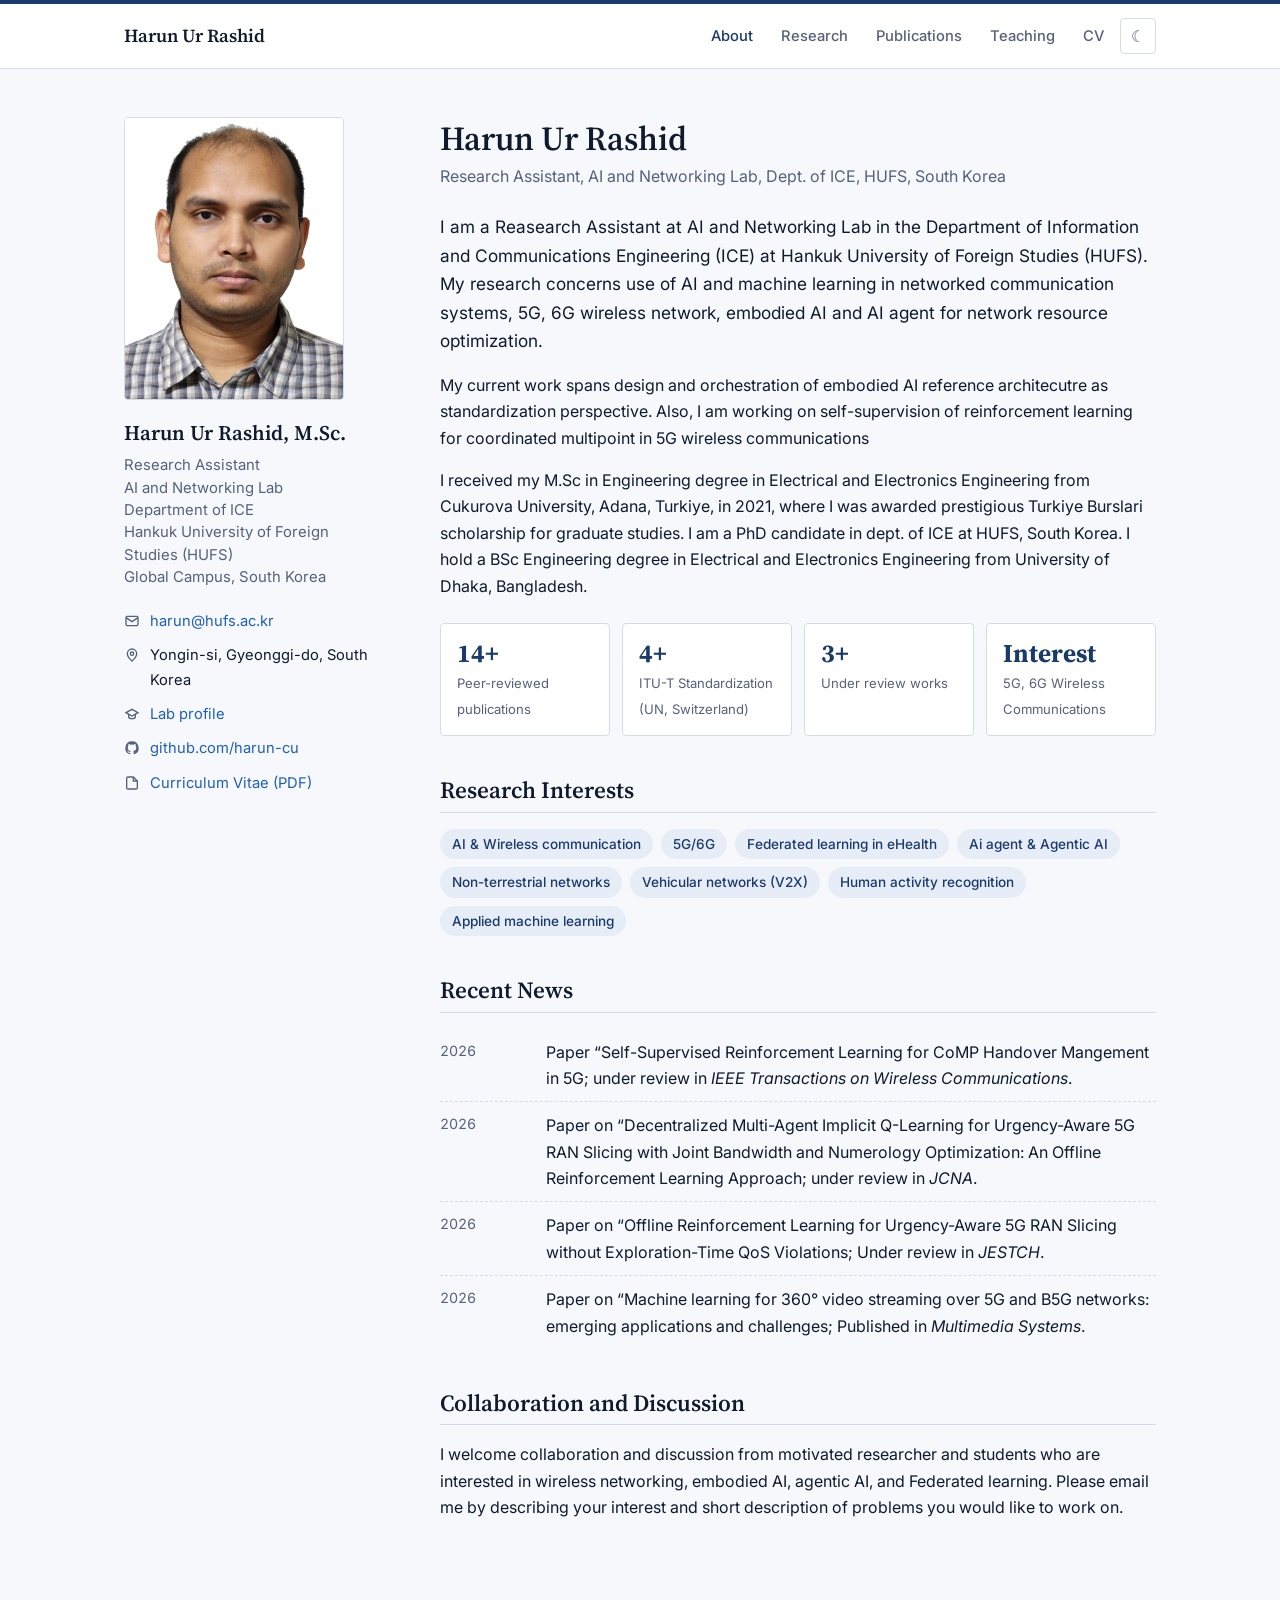
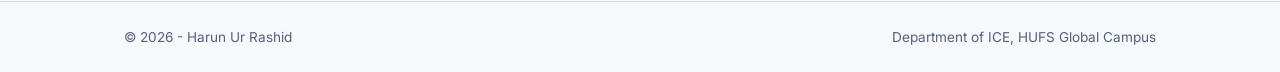
<file: index.html>
<!DOCTYPE html>
<html lang="en">
<head>
  <meta charset="utf-8">
  <meta name="viewport" content="width=device-width, initial-scale=1">
  <title>Harun Ur Rashid</title>
  <meta name="description" content="Harun Ur Rashid, Research Assistant, Information and Communications Engineering at HUFS Global Campus. Research in edge AI, Machine learning in 5G, 6G wireless networks.">
  <meta name="author" content="Harun Ur Rashid">
  <meta property="og:title" content="Harun Ur Rashid">
  <meta property="og:description" content="Harun Ur Rashid, Research Assistant, Information and Communications Engineering at HUFS Global Campus. Research in edge AI, Machine learning in 5G, 6G wireless networks.">
  <meta property="og:type" content="website">
  <meta property="og:image" content="assets/img/profile.jpeg">
  <link rel="icon" href="assets/img/favicon.svg" type="image/svg+xml">
  <link rel="preconnect" href="https://fonts.googleapis.com">
  <link rel="preconnect" href="https://fonts.gstatic.com" crossorigin>
  <link href="https://fonts.googleapis.com/css2?family=Inter:wght@400;500;600&family=Source+Serif+4:wght@400;600&display=swap" rel="stylesheet">
  <link rel="stylesheet" href="assets/css/style.css">
</head>
<body>
  <header class="site-header">
    <div class="container header-inner">
      <a class="brand" href="index.html">Harun Ur Rashid</a>
      <button class="nav-toggle" aria-label="Menu" aria-expanded="false">&#9776;</button>
      <nav class="nav" aria-label="Main">
        <a href="index.html" aria-current="page">About</a>
        <a href="research.html">Research</a>
        <a href="publications.html">Publications</a>
        <a href="teaching.html">Teaching</a>
        <a href="cv.html">CV</a>
        <button class="theme-toggle" aria-label="Toggle dark mode"></button>
      </nav>
    </div>
  </header>
  <main>
    <div class="container">
      <div class="layout">
      <aside class="profile">
        <img src="assets/img/profile.jpeg" alt="Portrait of Harun Ur Rashid" width="220" height="283">
        <div class="name">Harun Ur Rashid, M.Sc.</div>
        <div class="role">Research Assistant<br>AI and Networking Lab<br>Department of ICE<br>Hankuk University of Foreign Studies (HUFS)<br>Global Campus, South Korea</div>
        <ul>
          <li><svg width="16" height="16" viewBox="0 0 24 24" fill="none" stroke="currentColor" stroke-width="2"><rect x="3" y="5" width="18" height="14" rx="2"/><path d="m3 7 9 6 9-6"/></svg><a href="mailto:haurn@hufs.ac.kr">harun@hufs.ac.kr</a></li>
          <li><svg width="16" height="16" viewBox="0 0 24 24" fill="none" stroke="currentColor" stroke-width="2"><path d="M12 21s-7-6.2-7-11a7 7 0 1 1 14 0c0 4.8-7 11-7 11z"/><circle cx="12" cy="10" r="2.5"/></svg><span>Yongin-si, Gyeonggi-do, South Korea</span></li>
          <li><svg width="16" height="16" viewBox="0 0 24 24" fill="none" stroke="currentColor" stroke-width="2"><path d="M3 10 12 5l9 5-9 5-9-5z"/><path d="M7 12v4c0 1.5 2.2 3 5 3s5-1.5 5-3v-4"/></svg><a href="http://icnlab.hufs.ac.kr/people.html" rel="noopener">Lab profile</a></li>
          <li><svg width="16" height="16" viewBox="0 0 24 24" fill="currentColor"><path d="M12 2a10 10 0 0 0-3.16 19.49c.5.09.68-.22.68-.48v-1.7c-2.78.6-3.37-1.34-3.37-1.34-.45-1.16-1.11-1.47-1.11-1.47-.91-.62.07-.61.07-.61 1 .07 1.53 1.03 1.53 1.03.9 1.52 2.34 1.08 2.91.83.09-.65.35-1.09.63-1.34-2.22-.25-4.55-1.11-4.55-4.94 0-1.09.39-1.98 1.03-2.68-.1-.25-.45-1.27.1-2.65 0 0 .84-.27 2.75 1.02a9.56 9.56 0 0 1 5 0c1.91-1.29 2.75-1.02 2.75-1.02.55 1.38.2 2.4.1 2.65.64.7 1.03 1.59 1.03 2.68 0 3.84-2.34 4.69-4.57 4.93.36.31.68.92.68 1.85v2.75c0 .27.18.58.69.48A10 10 0 0 0 12 2z"/></svg><a href="https://github.com/harun-cu" rel="noopener">github.com/harun-cu</a></li>
          <li><svg width="16" height="16" viewBox="0 0 24 24" fill="none" stroke="currentColor" stroke-width="2"><path d="M14 3H6a2 2 0 0 0-2 2v14a2 2 0 0 0 2 2h12a2 2 0 0 0 2-2V9z"/><path d="M14 3v6h6"/></svg><a href="assets/files/Harunur_Rashid_CV.pdf">Curriculum Vitae (PDF)</a></li>
          <!-- Add more profiles by copying a line above, e.g.:
          <li><a href="https://scholar.google.com/citations?user=YOUR_ID">Google Scholar</a></li>
          <li><a href="https://orcid.org/0000-0000-0000-0000">ORCID</a></li>
          <li><a href="https://www.linkedin.com/in/YOUR_ID">LinkedIn</a></li> -->
        </ul>
      </aside>
        <div>
          <h1>Harun Ur Rashid</h1>
          <p class="muted" style="margin-bottom:1.5rem">Research Assistant, AI and Networking Lab, Dept. of ICE, HUFS, South Korea</p>

          <p class="lead">I am a Reasearch Assistant at AI and Networking Lab in the Department of Information and Communications Engineering (ICE) at Hankuk University of Foreign Studies (HUFS). My research concerns use of AI and machine learning in networked communication systems, 5G, 6G wireless network, embodied AI and AI agent for network resource optimization.</p>
          <p>My current work spans design and orchestration of embodied AI reference architecutre as standardization perspective. Also, I am working on self-supervision of reinforcement learning for coordinated multipoint in 5G wireless communications</p>
          <p>I received my M.Sc in Engineering degree in Electrical and Electronics Engineering from Cukurova University, Adana, Turkiye, in 2021, where I was awarded prestigious Turkiye Burslari scholarship for graduate studies. I am a PhD candidate in dept. of ICE at HUFS, South Korea. I hold a BSc Engineering degree in Electrical and Electronics Engineering from University of Dhaka, Bangladesh.</p>

          <div class="stats">
            <div class="stat"><b>14+</b><span>Peer-reviewed publications</span></div>
            <div class="stat"><b>4+</b><span>ITU-T Standardization (UN, Switzerland)</span></div>
            <div class="stat"><b>3+</b><span>Under review works</span></div>
            <div class="stat"><b>Interest</b><span>5G, 6G Wireless Communications</span></div>
          </div>

          <h2>Research Interests</h2>
          <ul class="tags">
            <li>AI &amp; Wireless communication</li>
            <li>5G/6G</li>
            <li>Federated learning in eHealth</li>
            <li>Ai agent &amp; Agentic AI</li>
            <li>Non-terrestrial networks</li>
            <li>Vehicular networks (V2X)</li>
            <li>Human activity recognition</li>
            <li>Applied machine learning</li>
          </ul>

          <h2>Recent News</h2>
          <ul class="news">
            <li><time>2026</time><span>Paper &ldquo;Self-Supervised Reinforcement Learning for CoMP Handover Mangement in 5G; under review in <em>IEEE Transactions on Wireless Communications</em>.</span></li>
            <li><time>2026</time><span>Paper on &ldquo;Decentralized Multi-Agent Implicit Q-Learning for Urgency-Aware 5G RAN Slicing with Joint Bandwidth and Numerology Optimization: An Offline Reinforcement Learning Approach; under review in <em>JCNA</em>.</span></li>
            <li><time>2026</time><span>Paper on &ldquo;Offline Reinforcement Learning for Urgency-Aware 5G RAN Slicing without Exploration-Time QoS Violations; Under review in <em>JESTCH</em>.</span></li>
            <li><time>2026</time><span>Paper on &ldquo;Machine learning for 360° video streaming over 5G and B5G networks: emerging applications and challenges; Published in <em>Multimedia Systems</em>.</span></li>
          </ul>

          <h2>Collaboration and Discussion</h2>
          <p>I welcome collaboration and discussion from motivated researcher and students who are interested in wireless networking, embodied AI, agentic AI, and Federated learning. Please email me by describing your interest and short description of problems you would like to work on.</p>
        </div>
      </div>
    </div>
  </main>
  <footer class="site-footer">
    <div class="container">
      <span>&copy; 2026 - Harun Ur Rashid</span>
      <span>Department of ICE, HUFS Global Campus</span>
    </div>
  </footer>
  <script src="assets/js/main.js"></script>
</body>
</html>
</file>
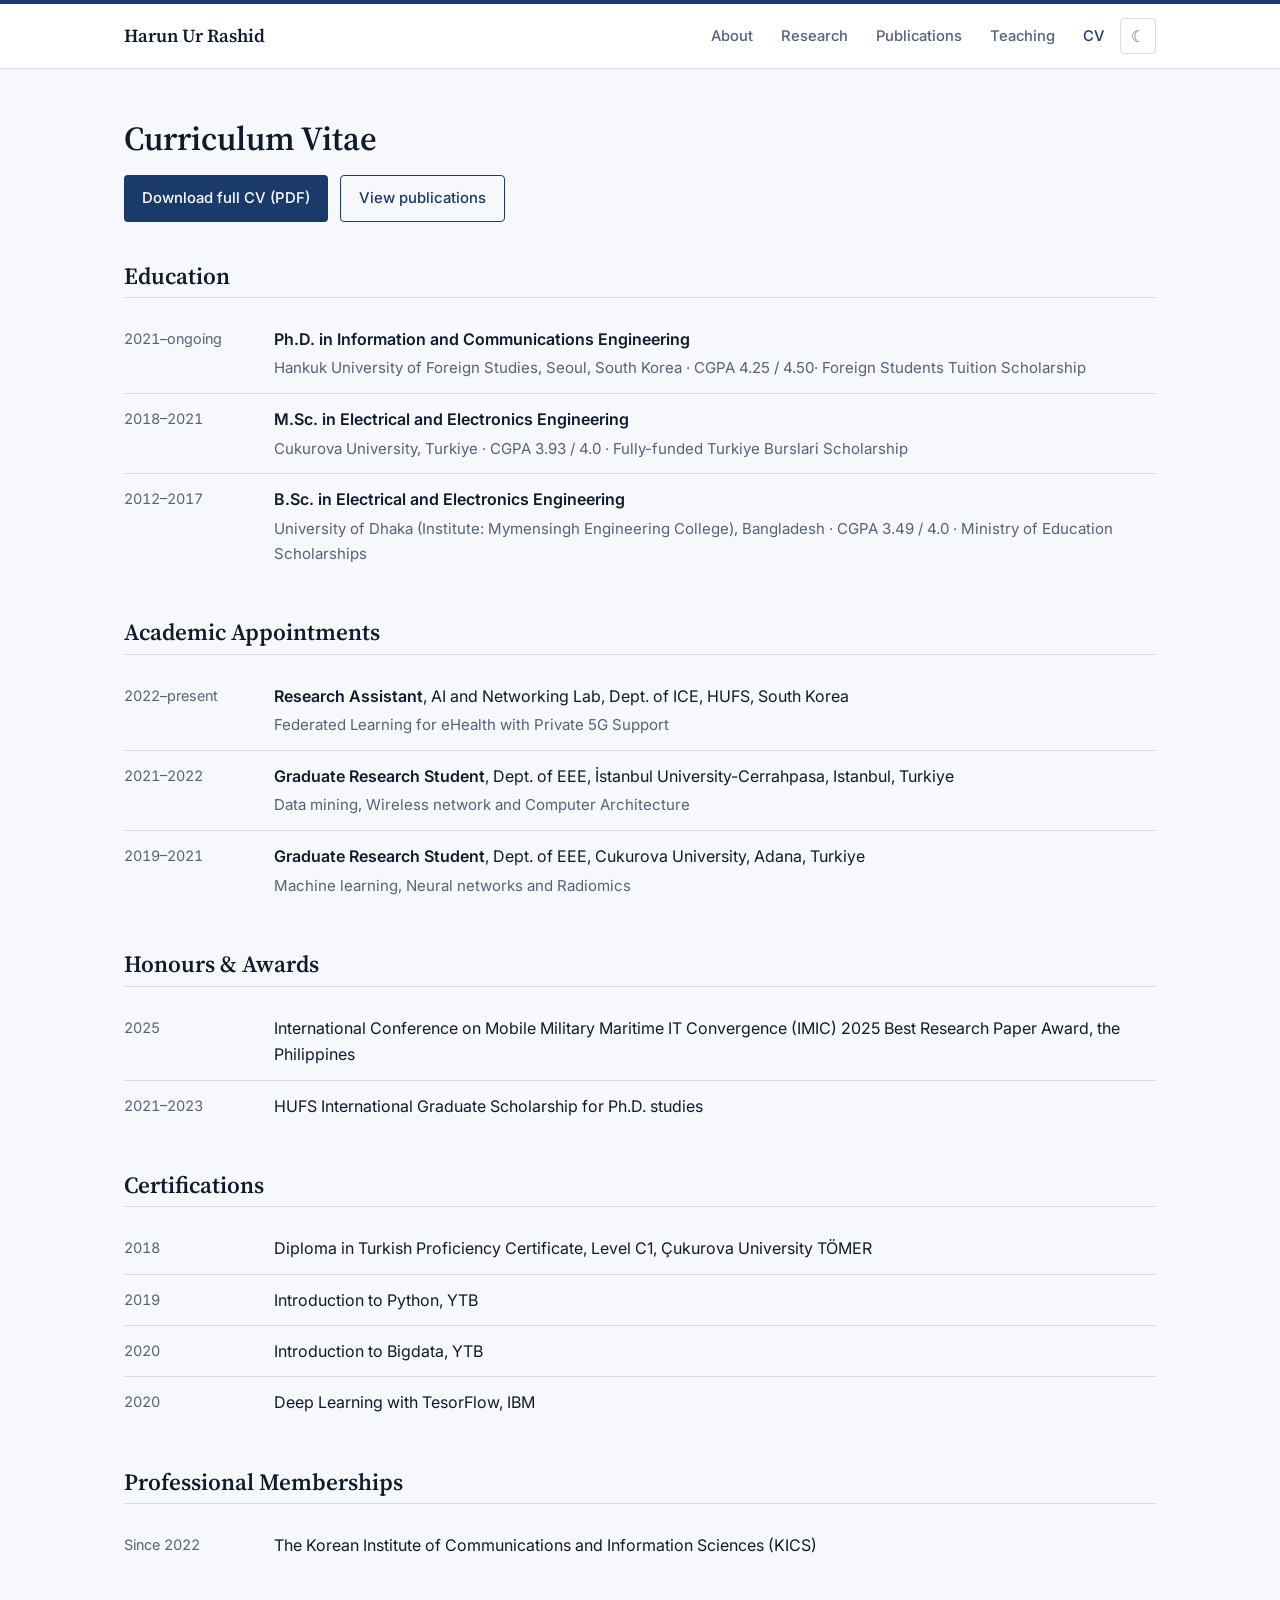
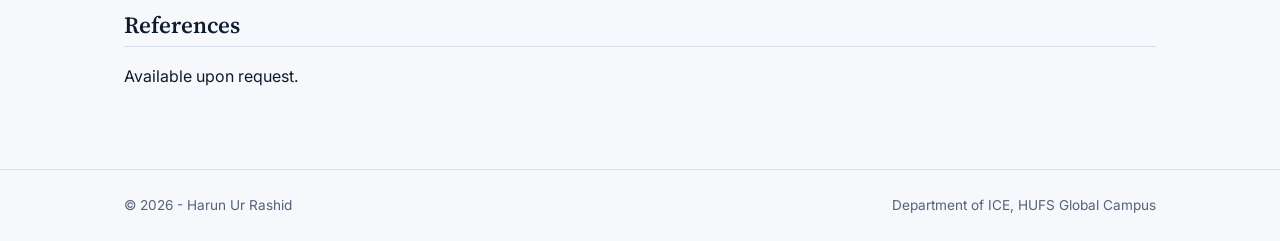
<file: cv.html>
<!DOCTYPE html>
<html lang="en">
<head>
  <meta charset="utf-8">
  <meta name="viewport" content="width=device-width, initial-scale=1">
  <title>CV | Harun Ur Rashid</title>
  <meta name="description" content="Curriculum vitae of Harun Ur Rashid.">
  <meta name="author" content="Harun Ur Rashid">
  <meta property="og:title" content="CV | Harun Ur Rashid">
  <meta property="og:description" content="Curriculum vitae of Harun Ur Rashid.">
  <meta property="og:type" content="website">
  <meta property="og:image" content="assets/img/profile.jpeg">
  <link rel="icon" href="assets/img/favicon.svg" type="image/svg+xml">
  <link rel="preconnect" href="https://fonts.googleapis.com">
  <link rel="preconnect" href="https://fonts.gstatic.com" crossorigin>
  <link href="https://fonts.googleapis.com/css2?family=Inter:wght@400;500;600&family=Source+Serif+4:wght@400;600&display=swap" rel="stylesheet">
  <link rel="stylesheet" href="assets/css/style.css">
</head>
<body>
  <header class="site-header">
    <div class="container header-inner">
      <a class="brand" href="index.html">Harun Ur Rashid</a>
      <button class="nav-toggle" aria-label="Menu" aria-expanded="false">&#9776;</button>
      <nav class="nav" aria-label="Main">
        <a href="index.html">About</a>
        <a href="research.html">Research</a>
        <a href="publications.html">Publications</a>
        <a href="teaching.html">Teaching</a>
        <a href="cv.html" aria-current="page">CV</a>
        <button class="theme-toggle" aria-label="Toggle dark mode"></button>
      </nav>
    </div>
  </header>
  <main>
    <div class="container">
      <h1>Curriculum Vitae</h1>
      <div class="btn-row">
        <a class="btn" href="assets/files/Harunur_Rashid_CV.pdf" download>Download full CV (PDF)</a>
        <a class="btn outline" href="publications.html">View publications</a>
      </div>

      <h2>Education</h2>
      <ul class="entries">
        <li class="entry"><span class="when">2021&ndash;ongoing</span><div class="what"><b>Ph.D. in Information and Communications Engineering</b><p>Hankuk University of Foreign Studies, Seoul, South Korea &middot; CGPA 4.25 / 4.50&middot; Foreign Students Tuition Scholarship</p></div></li>
        <li class="entry"><span class="when">2018&ndash;2021</span><div class="what"><b>M.Sc. in Electrical and Electronics Engineering</b><p>Cukurova University, Turkiye &middot; CGPA 3.93 / 4.0 &middot; Fully-funded Turkiye Burslari Scholarship</p></div></li>
        <li class="entry"><span class="when">2012&ndash;2017</span><div class="what"><b>B.Sc. in Electrical and Electronics Engineering</b><p>University of Dhaka (Institute: Mymensingh Engineering College), Bangladesh &middot; CGPA 3.49 / 4.0 &middot; Ministry of Education Scholarships</p></div></li>
      </ul>

      <h2>Academic Appointments</h2>
      <ul class="entries">
        <!--
        <li class="entry"><span class="when">2024&ndash;present</span><div class="what"><b>Assistant Professor</b>, Department of Computer Engineering, METU Northern Cyprus Campus<p>Research focus: 5G/6G IoT communications, flying ad hoc networks (FANETs) and vehicular networks (V2X).</p></div></li>
        -->
        <li class="entry"><span class="when">2022&ndash;present</span><div class="what"><b>Research Assistant</b>, AI and Networking Lab, Dept. of ICE, HUFS, South Korea<p>Federated Learning for eHealth with Private 5G Support</p></div></li>
        <li class="entry"><span class="when">2021&ndash;2022</span><div class="what"><b>Graduate Research Student</b>, Dept. of EEE, İstanbul University-Cerrahpasa, Istanbul, Turkiye<p>Data mining, Wireless network and Computer Architecture</p></div></li>
        <li class="entry"><span class="when">2019&ndash;2021</span><div class="what"><b>Graduate Research Student</b>, Dept. of EEE, Cukurova University, Adana, Turkiye<p>Machine learning, Neural networks and Radiomics</p></div></li>
      </ul>

      <h2>Honours &amp; Awards</h2>
      <ul class="entries">
        <li class="entry"><span class="when">2025</span><div class="what"> International Conference on Mobile Military Maritime IT Convergence (IMIC) 2025 Best Research Paper Award, the Philippines</div></li>
        <li class="entry"><span class="when">2021&ndash;2023</span><div class="what">HUFS International Graduate Scholarship for Ph.D. studies</div></li>
      </ul>

      <h2>Certifications</h2>
      <ul class="entries">
        <li class="entry"><span class="when">2018</span><div class="what">Diploma in Turkish Proficiency Certificate, Level C1, Çukurova University TÖMER </div></li>
        <li class="entry"><span class="when">2019</span><div class="what">Introduction to Python, YTB</div></li>
        <li class="entry"><span class="when">2020</span><div class="what">Introduction to Bigdata, YTB</div></li>
        <li class="entry"><span class="when">2020</span><div class="what">Deep Learning with TesorFlow, IBM</div></li>
      </ul>

      <h2>Professional Memberships</h2>
      <ul class="entries">
        <li class="entry"><span class="when">Since 2022</span><div class="what">The Korean Institute of Communications and Information Sciences (KICS)</div></li>
      </ul>

      <h2>References</h2>
      <p>Available upon request.</p>
    </div>
  </main>
  <footer class="site-footer">
    <div class="container">
      <span>&copy; 2026 - Harun Ur Rashid</span>
      <span>Department of ICE, HUFS Global Campus</span>
    </div>
  </footer>
  <script src="assets/js/main.js"></script>
</body>
</html>
</file>
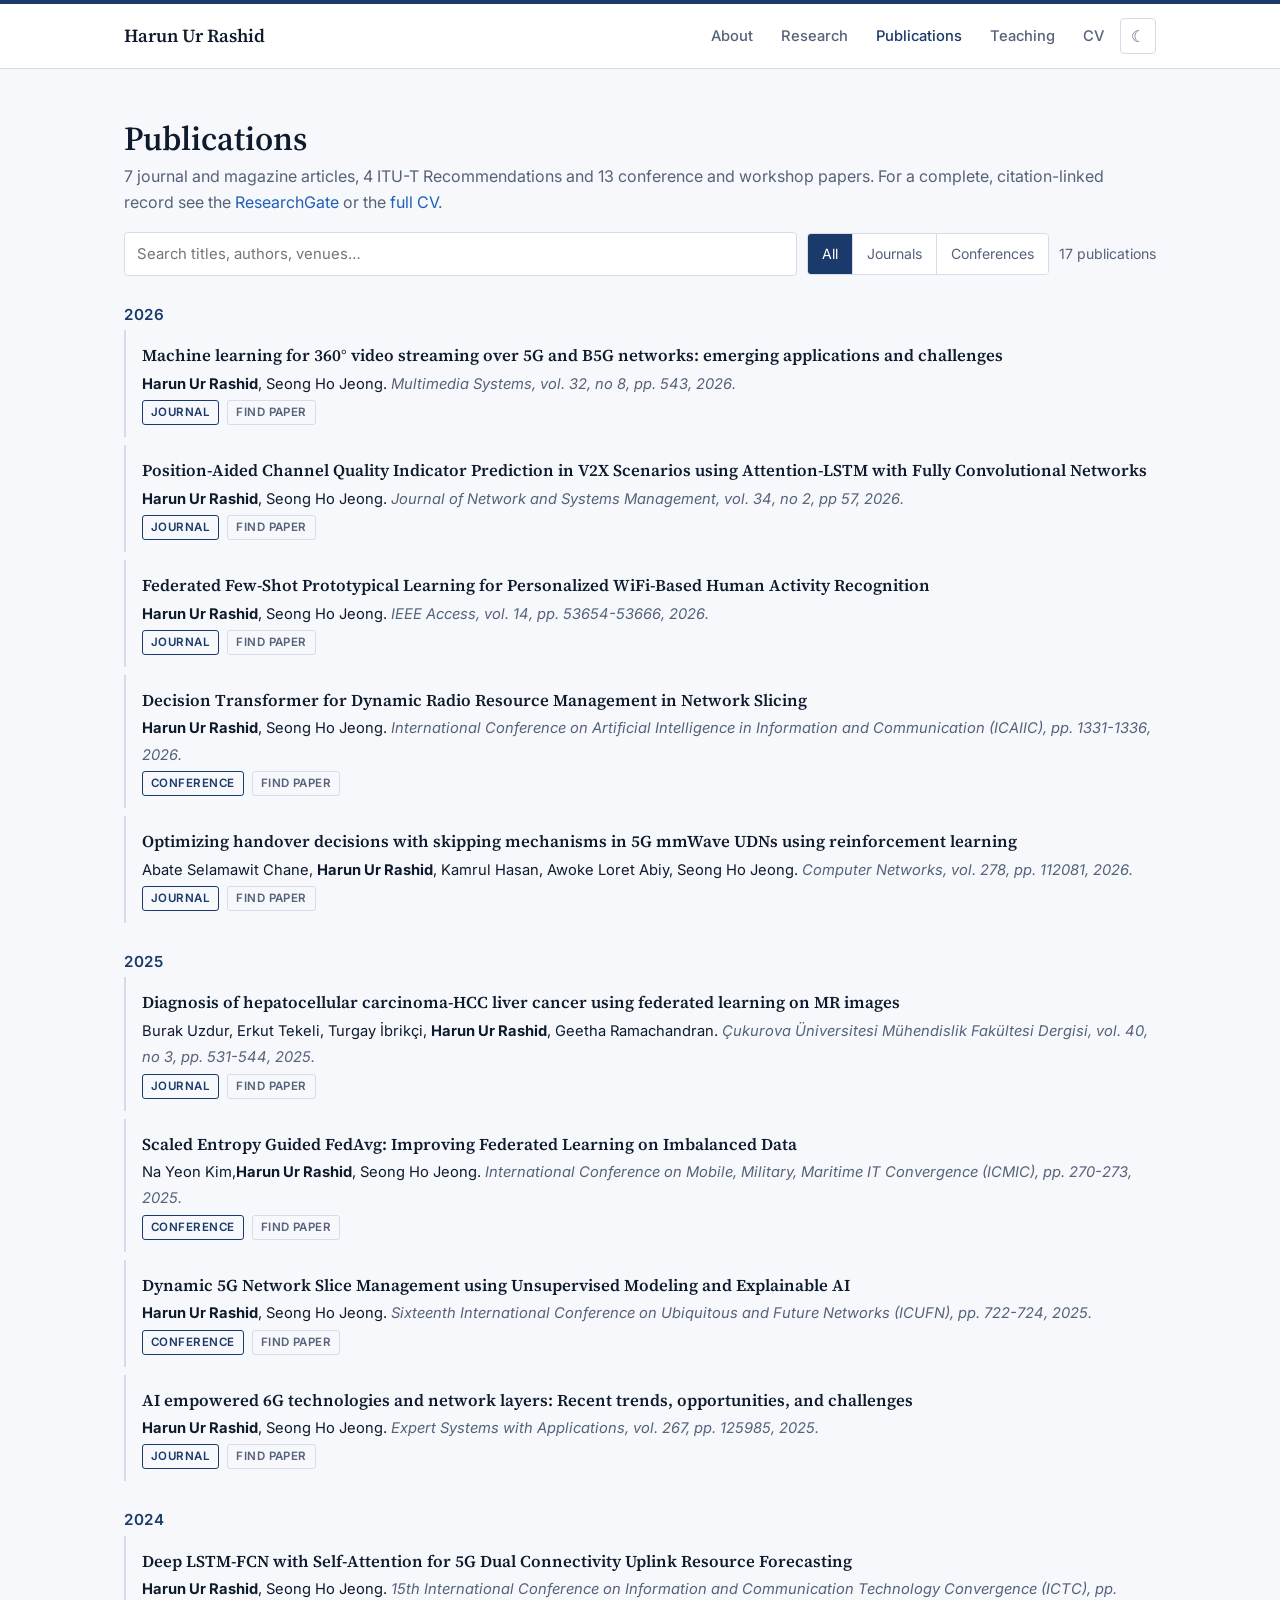
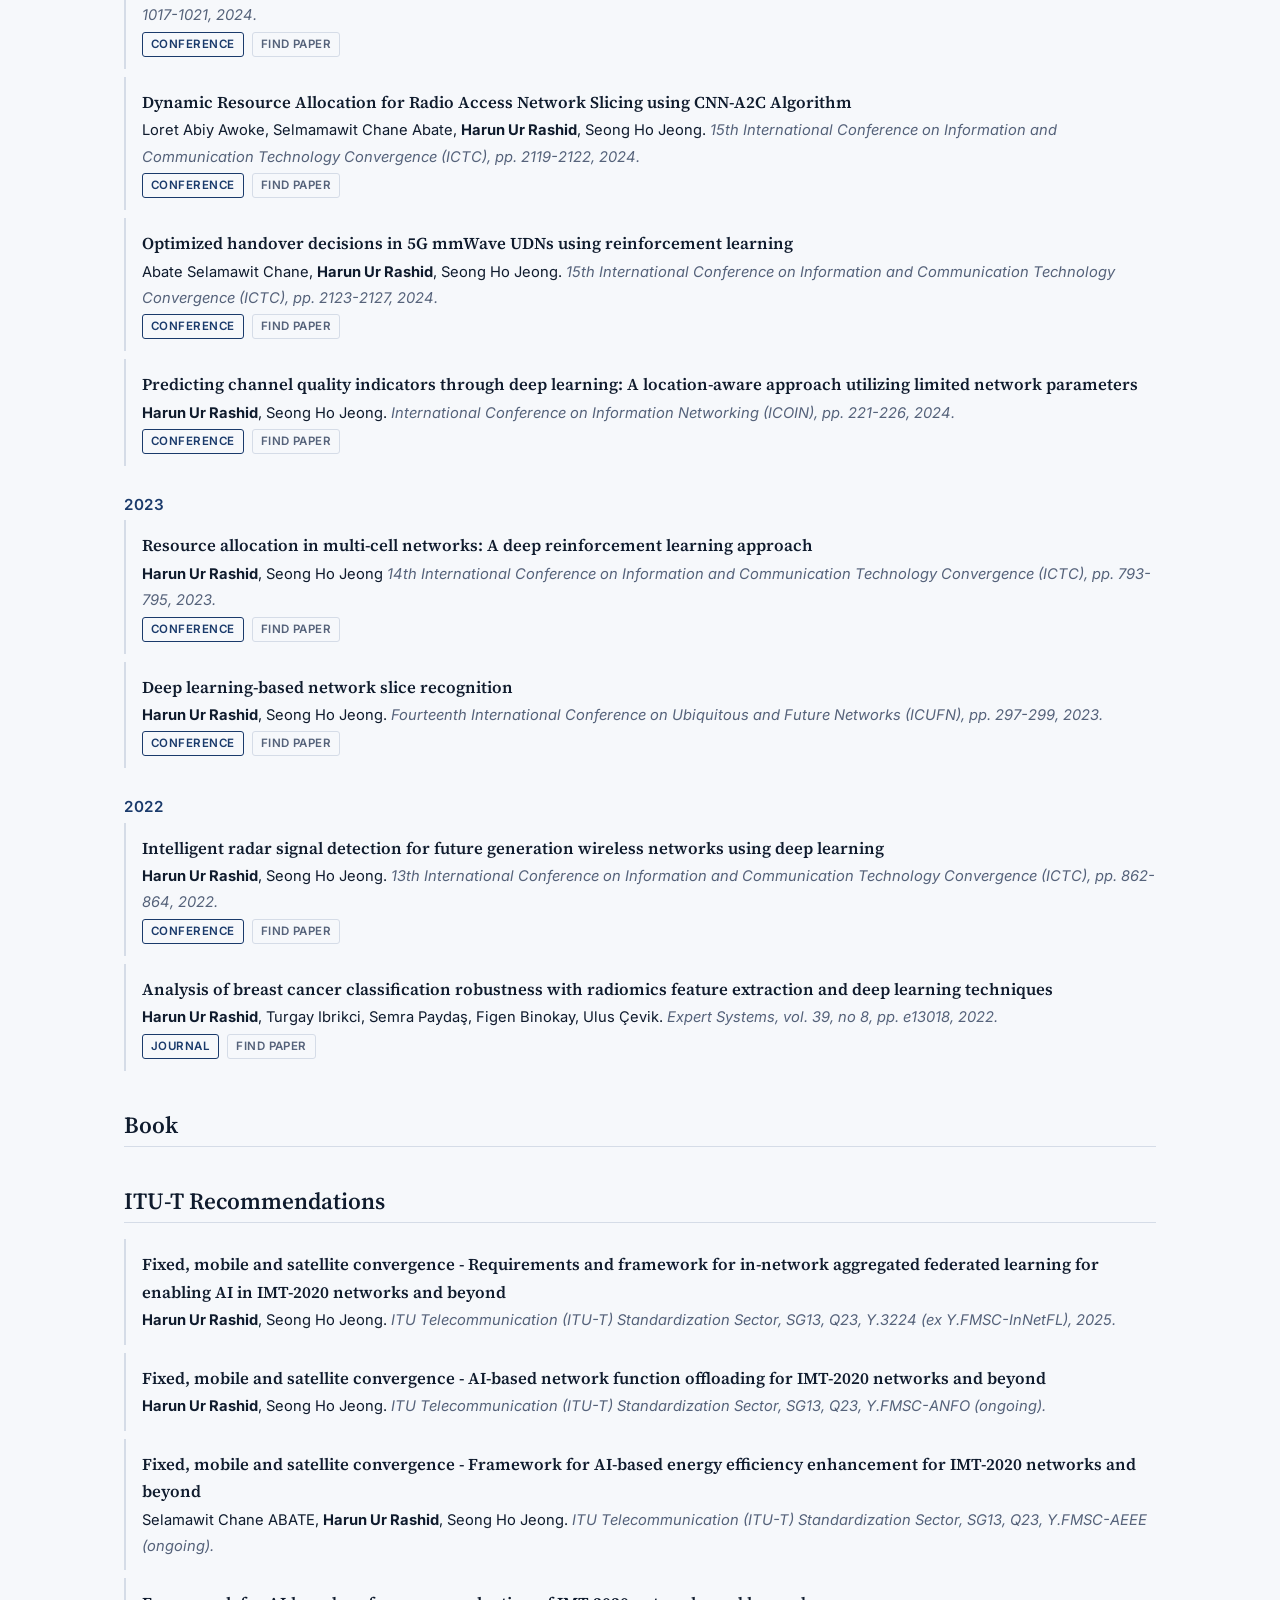
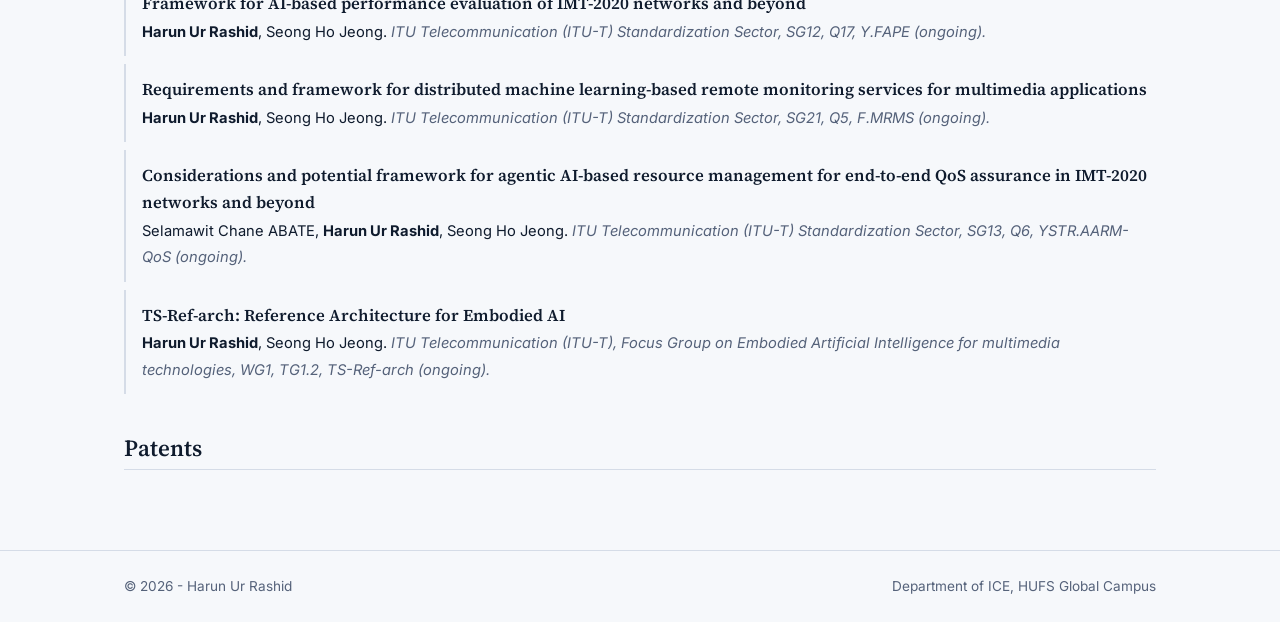
<file: publications.html>
<!DOCTYPE html>
<html lang="en">
<head>
  <meta charset="utf-8">
  <meta name="viewport" content="width=device-width, initial-scale=1">
  <title>Publications | Harun Ur Rashid</title>
  <meta name="description" content="Journal articles, conference papers, book and patents by Harun Ur Rashid.">
  <meta name="author" content="Harun Ur Rashid">
  <meta property="og:title" content="Publications | Harun Ur Rashid">
  <meta property="og:description" content="Journal articles, conference papers, book and patents by Harun Ur Rashid.">
  <meta property="og:type" content="website">
  <meta property="og:image" content="assets/img/profile.jpeg">
  <link rel="icon" href="assets/img/favicon.svg" type="image/svg+xml">
  <link rel="preconnect" href="https://fonts.googleapis.com">
  <link rel="preconnect" href="https://fonts.gstatic.com" crossorigin>
  <link href="https://fonts.googleapis.com/css2?family=Inter:wght@400;500;600&family=Source+Serif+4:wght@400;600&display=swap" rel="stylesheet">
  <link rel="stylesheet" href="assets/css/style.css">
</head>
<body>
  <header class="site-header">
    <div class="container header-inner">
      <a class="brand" href="index.html">Harun Ur Rashid</a>
      <button class="nav-toggle" aria-label="Menu" aria-expanded="false">&#9776;</button>
      <nav class="nav" aria-label="Main">
        <a href="index.html">About</a>
        <a href="research.html">Research</a>
        <a href="publications.html" aria-current="page">Publications</a>
        <a href="teaching.html">Teaching</a>
        <a href="cv.html">CV</a>
        <button class="theme-toggle" aria-label="Toggle dark mode"></button>
      </nav>
    </div>
  </header>
  <main>
    <div class="container">
      <h1>Publications</h1>
      <p class="muted">7 journal and magazine articles, 4 ITU-T Recommendations and 13 conference and workshop papers. For a complete, citation-linked record see the <a href="https://www.researchgate.net/profile/Harun-Ur-Rashid-3/research">ResearchGate</a> or the <a href="assets/files/Harunur_Rashid_CV.pdf">full CV</a>.</p>
      <div class="pub-tools">
        <input id="pubsearch" type="search" placeholder="Search titles, authors, venues…" aria-label="Search publications">
        <div class="filter" role="group" aria-label="Publication type">
          <button data-type="all" aria-pressed="true">All</button>
          <button data-type="journal" aria-pressed="false">Journals</button>
          <button data-type="conference" aria-pressed="false">Conferences</button>
        </div>
        <span id="pubcount" class="pub-count"></span>
      </div>
      <div id="publist">
      <div class="year-group">
        <h3>2026</h3>
        <ul class="pubs">
          <li class="pub" data-type="journal" data-year="2026">
            <span class="title">Machine learning for 360° video streaming over 5G and B5G networks: emerging applications and challenges</span>
            <span class="authors"><strong>Harun Ur Rashid</strong>, Seong Ho Jeong.</span>
            <span class="venue">Multimedia Systems, vol. 32, no 8, pp. 543, 2026.</span>
            <div class="meta"><span class="badge j">Journal</span><span class="badge"><a href="https://scholar.google.com/citations?view_op=view_citation&hl=en&user=1Ks71sgAAAAJ&sortby=pubdate&citation_for_view=1Ks71sgAAAAJ:kNdYIx-mwKoC" rel="noopener">Find paper</a></span></div>
          </li>
          <li class="pub" data-type="journal" data-year="2026">
            <span class="title">Position-Aided Channel Quality Indicator Prediction in V2X Scenarios using Attention-LSTM with Fully Convolutional Networks</span>
            <span class="authors"><strong>Harun Ur Rashid</strong>, Seong Ho Jeong.</span>
            <span class="venue">Journal of Network and Systems Management, vol. 34, no 2, pp 57, 2026.</span>
            <div class="meta"><span class="badge j">Journal</span><span class="badge"><a href="https://scholar.google.com/citations?view_op=view_citation&hl=en&user=1Ks71sgAAAAJ&sortby=pubdate&citation_for_view=1Ks71sgAAAAJ:5nxA0vEk-isC" rel="noopener">Find paper</a></span></div>
          </li>
          <li class="pub" data-type="journal" data-year="2026">
            <span class="title">Federated Few-Shot Prototypical Learning for Personalized WiFi-Based Human Activity Recognition</span>
            <span class="authors"><strong>Harun Ur Rashid</strong>, Seong Ho Jeong.</span>
            <span class="venue">IEEE Access, vol. 14, pp. 53654-53666, 2026.</span>
            <div class="meta"><span class="badge j">Journal</span><span class="badge"><a href="https://scholar.google.com/citations?view_op=view_citation&hl=en&user=1Ks71sgAAAAJ&sortby=pubdate&citation_for_view=1Ks71sgAAAAJ:MXK_kJrjxJIC" rel="noopener">Find paper</a></span></div>
          </li>
          <li class="pub" data-type="conference" data-year="2026">
            <span class="title">Decision Transformer for Dynamic Radio Resource Management in Network Slicing</span>
            <span class="authors"><strong>Harun Ur Rashid</strong>, Seong Ho Jeong.</span>
            <span class="venue">International Conference on Artificial Intelligence in Information and Communication (ICAIIC), pp. 1331-1336, 2026.</span>
            <div class="meta"><span class="badge j">Conference</span><span class="badge"><a href="https://scholar.google.com/citations?view_op=view_citation&hl=en&user=1Ks71sgAAAAJ&sortby=pubdate&citation_for_view=1Ks71sgAAAAJ:3fE2CSJIrl8C" rel="noopener">Find paper</a></span></div>
          </li>
            <li class="pub" data-type="journal" data-year="2026">
            <span class="title">Optimizing handover decisions with skipping mechanisms in 5G mmWave UDNs using reinforcement learning</span>
            <span class="authors">Abate Selamawit Chane, <strong>Harun Ur Rashid</strong>, Kamrul Hasan, Awoke Loret Abiy, Seong Ho Jeong.</span>
            <span class="venue">Computer Networks, vol. 278, pp. 112081,  2026.</span>
            <div class="meta"><span class="badge j">Journal</span><span class="badge"><a href="https://scholar.google.com/citations?view_op=view_citation&hl=en&user=1Ks71sgAAAAJ&sortby=pubdate&citation_for_view=1Ks71sgAAAAJ:0EnyYjriUFMC" rel="noopener">Find paper</a></span></div>
          </li>
        </ul>
      </div>
      <div class="year-group">
        <h3>2025</h3>
        <ul class="pubs">
          <li class="pub" data-type="journal" data-year="2025">
            <span class="title">Diagnosis of hepatocellular carcinoma-HCC liver cancer using federated learning on MR images</span>
            <span class="authors">Burak Uzdur, Erkut Tekeli, Turgay İbrikçi, <strong>Harun Ur Rashid</strong>, Geetha Ramachandran.</span>
            <span class="venue">Çukurova Üniversitesi Mühendislik Fakültesi Dergisi, vol. 40, no 3, pp. 531-544, 2025.</span>
            <div class="meta"><span class="badge j">Journal</span><span class="badge"><a href="https://scholar.google.com/citations?view_op=view_citation&hl=en&user=1Ks71sgAAAAJ&sortby=pubdate&citation_for_view=1Ks71sgAAAAJ:qjMakFHDy7sC" rel="noopener">Find paper</a></span></div>
          </li>
          <li class="pub" data-type="conference" data-year="2025">
            <span class="title">Scaled Entropy Guided FedAvg: Improving Federated Learning on Imbalanced Data</span>
            <span class="authors">Na Yeon Kim,<strong>Harun Ur Rashid</strong>, Seong Ho Jeong.</span>
            <span class="venue">International Conference on Mobile, Military, Maritime IT Convergence (ICMIC), pp. 270-273, 2025.</span>
            <div class="meta"><span class="badge j">Conference</span><span class="badge"><a href="https://scholar.google.com/citations?view_op=view_citation&hl=en&user=1Ks71sgAAAAJ&sortby=pubdate&citation_for_view=1Ks71sgAAAAJ:UeHWp8X0CEIC" rel="noopener">Find paper</a></span></div>
          </li>
            <li class="pub" data-type="conference" data-year="2025">
            <span class="title">Dynamic 5G Network Slice Management using Unsupervised Modeling and Explainable AI</span>
            <span class="authors"><strong>Harun Ur Rashid</strong>, Seong Ho Jeong.</span>
            <span class="venue">Sixteenth International Conference on Ubiquitous and Future Networks (ICUFN), pp. 722-724, 2025.</span>
            <div class="meta"><span class="badge j">Conference</span><span class="badge"><a href="https://scholar.google.com/citations?view_op=view_citation&hl=en&user=1Ks71sgAAAAJ&sortby=pubdate&citation_for_view=1Ks71sgAAAAJ:IjCSPb-OGe4C" rel="noopener">Find paper</a></span></div>
          </li>
            <li class="pub" data-type="journal" data-year="2025">
            <span class="title">AI empowered 6G technologies and network layers: Recent trends, opportunities, and challenges</span>
            <span class="authors"><strong>Harun Ur Rashid</strong>, Seong Ho Jeong.</span>
            <span class="venue">Expert Systems with Applications, vol. 267, pp. 125985, 2025.</span>
            <div class="meta"><span class="badge j">Journal</span><span class="badge"><a href="https://scholar.google.com/citations?view_op=view_citation&hl=en&user=1Ks71sgAAAAJ&sortby=pubdate&citation_for_view=1Ks71sgAAAAJ:u-x6o8ySG0sC" rel="noopener">Find paper</a></span></div>
          </li>
        </ul>
      </div>
      <div class="year-group">
        <h3>2024</h3>
        <ul class="pubs">
          <li class="pub" data-type="conference" data-year="2024">
            <span class="title">Deep LSTM-FCN with Self-Attention for 5G Dual Connectivity Uplink Resource Forecasting</span>
            <span class="authors"><strong>Harun Ur Rashid</strong>, Seong Ho Jeong.</span>
            <span class="venue">15th International Conference on Information and Communication Technology Convergence (ICTC), pp. 1017-1021, 2024.</span>
            <div class="meta"><span class="badge j">Conference</span><span class="badge"><a href="https://scholar.google.com/citations?view_op=view_citation&hl=en&user=1Ks71sgAAAAJ&sortby=pubdate&citation_for_view=1Ks71sgAAAAJ:Y0pCki6q_DkC" rel="noopener">Find paper</a></span></div>
          </li>
          <li class="pub" data-type="conference" data-year="2024">
            <span class="title">Dynamic Resource Allocation for Radio Access Network Slicing using CNN-A2C Algorithm</span>
            <span class="authors">Loret Abiy Awoke, Selmamawit Chane Abate, <strong>Harun Ur Rashid</strong>, Seong Ho Jeong.</span>
            <span class="venue">15th International Conference on Information and Communication Technology Convergence (ICTC), pp. 2119-2122, 2024.</span>
            <div class="meta"><span class="badge j">Conference</span><span class="badge"><a href="https://scholar.google.com/citations?view_op=view_citation&hl=en&user=1Ks71sgAAAAJ&sortby=pubdate&citation_for_view=1Ks71sgAAAAJ:Tyk-4Ss8FVUC" rel="noopener">Find paper</a></span></div>
          </li>
            <li class="pub" data-type="conference" data-year="2024">
            <span class="title">Optimized handover decisions in 5G mmWave UDNs using reinforcement learning</span>
            <span class="authors">Abate Selamawit Chane, <strong>Harun Ur Rashid</strong>, Seong Ho Jeong.</span>
            <span class="venue">15th International Conference on Information and Communication Technology Convergence (ICTC), pp. 2123-2127, 2024.</span>
            <div class="meta"><span class="badge j">Conference</span><span class="badge"><a href="https://scholar.google.com/citations?view_op=view_citation&hl=en&user=1Ks71sgAAAAJ&sortby=pubdate&citation_for_view=1Ks71sgAAAAJ:zYLM7Y9cAGgC" rel="noopener">Find paper</a></span></div>
          </li>
            </li>
            <li class="pub" data-type="conference" data-year="2024">
            <span class="title">Predicting channel quality indicators through deep learning: A location-aware approach utilizing limited network parameters</span>
            <span class="authors"><strong>Harun Ur Rashid</strong>, Seong Ho Jeong.</span>
            <span class="venue">International Conference on Information Networking (ICOIN), pp. 221-226, 2024.</span>
            <div class="meta"><span class="badge j">Conference</span><span class="badge"><a href="https://scholar.google.com/citations?view_op=view_citation&hl=en&user=1Ks71sgAAAAJ&sortby=pubdate&citation_for_view=1Ks71sgAAAAJ:9yKSN-GCB0IC" rel="noopener">Find paper</a></span></div>
          </li>
        </ul>
      </div>
      <div class="year-group">
        <h3>2023</h3>
        <ul class="pubs">
          <li class="pub" data-type="conference" data-year="2023">
            <span class="title">Resource allocation in multi-cell networks: A deep reinforcement learning approach</span>
            <span class="authors"><strong>Harun Ur Rashid</strong>, Seong Ho Jeong</span>
            <span class="venue">14th International Conference on Information and Communication Technology Convergence (ICTC), pp. 793-795, 2023.</span>
            <div class="meta"><span class="badge j">Conference</span><span class="badge"><a href="https://scholar.google.com/citations?view_op=view_citation&hl=en&user=1Ks71sgAAAAJ&sortby=pubdate&citation_for_view=1Ks71sgAAAAJ:2osOgNQ5qMEC" rel="noopener">Find paper</a></span></div>
          </li>
          <li class="pub" data-type="conference" data-year="2023">
            <span class="title">Deep learning-based network slice recognition</span>
            <span class="authors"><strong>Harun Ur Rashid</strong>, Seong Ho Jeong.</span>
            <span class="venue">Fourteenth International Conference on Ubiquitous and Future Networks (ICUFN), pp. 297-299, 2023.</span>
            <div class="meta"><span class="badge j">Conference</span><span class="badge"><a href="https://scholar.google.com/citations?view_op=view_citation&hl=en&user=1Ks71sgAAAAJ&cstart=20&pagesize=80&sortby=pubdate&citation_for_view=1Ks71sgAAAAJ:u5HHmVD_uO8C" rel="noopener">Find paper</a></span></div>
          </li>
        </ul>
      </div>
      <div class="year-group">
        <h3>2022</h3>
        <ul class="pubs">
          <li class="pub" data-type="conference" data-year="2022">
            <span class="title">Intelligent radar signal detection for future generation wireless networks using deep learning</span>
            <span class="authors"><strong>Harun Ur Rashid</strong>, Seong Ho Jeong.</span>
            <span class="venue">13th International Conference on Information and Communication Technology Convergence (ICTC), pp. 862-864, 2022.</span>
            <div class="meta"><span class="badge j">Conference</span><span class="badge"><a href="https://scholar.google.com/citations?view_op=view_citation&hl=en&user=1Ks71sgAAAAJ&cstart=20&pagesize=80&sortby=pubdate&citation_for_view=1Ks71sgAAAAJ:W7OEmFMy1HYC" rel="noopener">Find paper</a></span></div>
          </li>
          <li class="pub" data-type="journal" data-year="2022">
            <span class="title">Analysis of breast cancer classification robustness with radiomics feature extraction and deep learning techniques</span>
            <span class="authors"><strong>Harun Ur Rashid</strong>, Turgay Ibrikci, Semra Paydaş, Figen Binokay, Ulus Çevik.</span>
            <span class="venue">Expert Systems, vol. 39, no 8, pp. e13018, 2022.</span>
            <div class="meta"><span class="badge j">Journal</span><span class="badge"><a href="https://scholar.google.com/citations?view_op=view_citation&hl=en&user=1Ks71sgAAAAJ&cstart=20&pagesize=80&sortby=pubdate&citation_for_view=1Ks71sgAAAAJ:d1gkVwhDpl0C" rel="noopener">Find paper</a></span></div>
          </li>
        </ul>
      </div>
      </div>

      <h2>Book</h2>
      <!--
      <ul class="pubs">
        <li class="pub" style="border-left-color:var(--accent)">
          <span class="title">Network Programming: Basics and Practice</span>
          <span class="authors"><strong>Harun Ur Rashid</strong> and Dongkyun Kim.</span>
          <span class="venue">HuStar ICT, 2021. ISBN 979-11-966957-4-3.</span>
        </li>
          -->
      </ul>
      
      <h2>ITU-T Recommendations</h2>
      <ul class="pubs">
        <li class="pub"><span class="title">Fixed, mobile and satellite convergence - Requirements and framework for in-network aggregated federated learning for enabling AI in IMT-2020 networks and beyond</span>
          <span class="authors"><strong>Harun Ur Rashid</strong>, Seong Ho Jeong.</span>
          <span class="venue"> ITU Telecommunication (ITU-T) Standardization Sector, SG13, Q23, Y.3224 (ex Y.FMSC-InNetFL), 2025.</span></li>
        <li class="pub"><span class="title">Fixed, mobile and satellite convergence - AI-based network function offloading for IMT-2020 networks and beyond</span>
          <span class="authors"><strong>Harun Ur Rashid</strong>, Seong Ho Jeong.</span>
          <span class="venue">ITU Telecommunication (ITU-T) Standardization Sector, SG13, Q23, Y.FMSC-ANFO (ongoing).</span></li>
        <li class="pub"><span class="title">Fixed, mobile and satellite convergence - Framework for AI-based energy efficiency enhancement for IMT-2020 networks and beyond</span>
          <span class="authors">Selamawit Chane ABATE, <strong>Harun Ur Rashid</strong>, Seong Ho Jeong.</span>
          <span class="venue">ITU Telecommunication (ITU-T) Standardization Sector, SG13, Q23, Y.FMSC-AEEE (ongoing).</span></li>
        <li class="pub"><span class="title">Framework for AI-based performance evaluation of IMT-2020 networks and beyond</span>
          <span class="authors"><strong>Harun Ur Rashid</strong>, Seong Ho Jeong.</span>
          <span class="venue">ITU Telecommunication (ITU-T) Standardization Sector, SG12, Q17, Y.FAPE (ongoing).</span></li>
        <li class="pub"><span class="title">Requirements and framework for distributed machine learning-based remote monitoring services for multimedia applications</span>
          <span class="authors"><strong>Harun Ur Rashid</strong>, Seong Ho Jeong.</span>
          <span class="venue">ITU Telecommunication (ITU-T) Standardization Sector, SG21, Q5, F.MRMS (ongoing).</span></li>
        <li class="pub"><span class="title">Considerations and potential framework for agentic AI-based resource management for end-to-end QoS assurance in IMT-2020 networks and beyond</span>
          <span class="authors">Selamawit Chane ABATE, <strong>Harun Ur Rashid</strong>, Seong Ho Jeong.</span>
          <span class="venue">ITU Telecommunication (ITU-T) Standardization Sector, SG13, Q6, YSTR.AARM-QoS (ongoing).</span></li>
        <li class="pub"><span class="title">TS-Ref-arch: Reference Architecture for Embodied AI</span>
          <span class="authors"><strong>Harun Ur Rashid</strong>, Seong Ho Jeong.</span>
          <span class="venue">ITU Telecommunication (ITU-T), Focus Group on Embodied Artificial Intelligence for multimedia technologies, WG1, TG1.2, TS-Ref-arch (ongoing).</span></li>
      </ul>
      
      <h2>Patents</h2>
      <!--
      <ul class="pubs">
        <li class="pub"><span class="title">A Square-Shaped Multi-Slotted 2.45 GHz Wearable Antenna</span>
          <span class="authors"><strong>Harun Ur Rashid</strong>, Nadia Nawaz Qadri, Hassan Iftikhar.</span>
          <span class="venue">U.S. Patent Application 15/626,536.</span></li>
        <li class="pub"><span class="title">A Dynamic Duty-Cycle Control Method for a Next-Wake-Up Time of a Transmitter Node in an Underwater Wireless Sensor Network</span>
          <span class="authors"><strong>Harun Ur Rashid</strong>, Syed Hassan Ahmed, Muhammad Azfar Yaqub, Hyeongcheol Park, Dongkyun Kim.</span>
          <span class="venue">Korean Patent Application 10-2018-0058514.</span></li>
        <li class="pub"><span class="title">Receiver-Based Dynamic Duty-Cycle Adjustment Using Residual Energy in an Underwater Wireless Sensor Network</span>
          <span class="authors"><strong>Harun Ur Rashid</strong>, Syed Hassan Ahmed, Muhammad Azfar Yaqub, Hyeongcheol Park, Dongkyun Kim.</span>
          <span class="venue">Korean Patent Application 10-2017-0158808.</span></li>
          -->
      </ul>
    </div>
  </main>
  <footer class="site-footer">
    <div class="container">
      <span>&copy; 2026 - Harun Ur Rashid</span>
      <span>Department of ICE, HUFS Global Campus</span>
    </div>
  </footer>
  <script src="assets/js/main.js"></script>
</body>
</html>
</file>
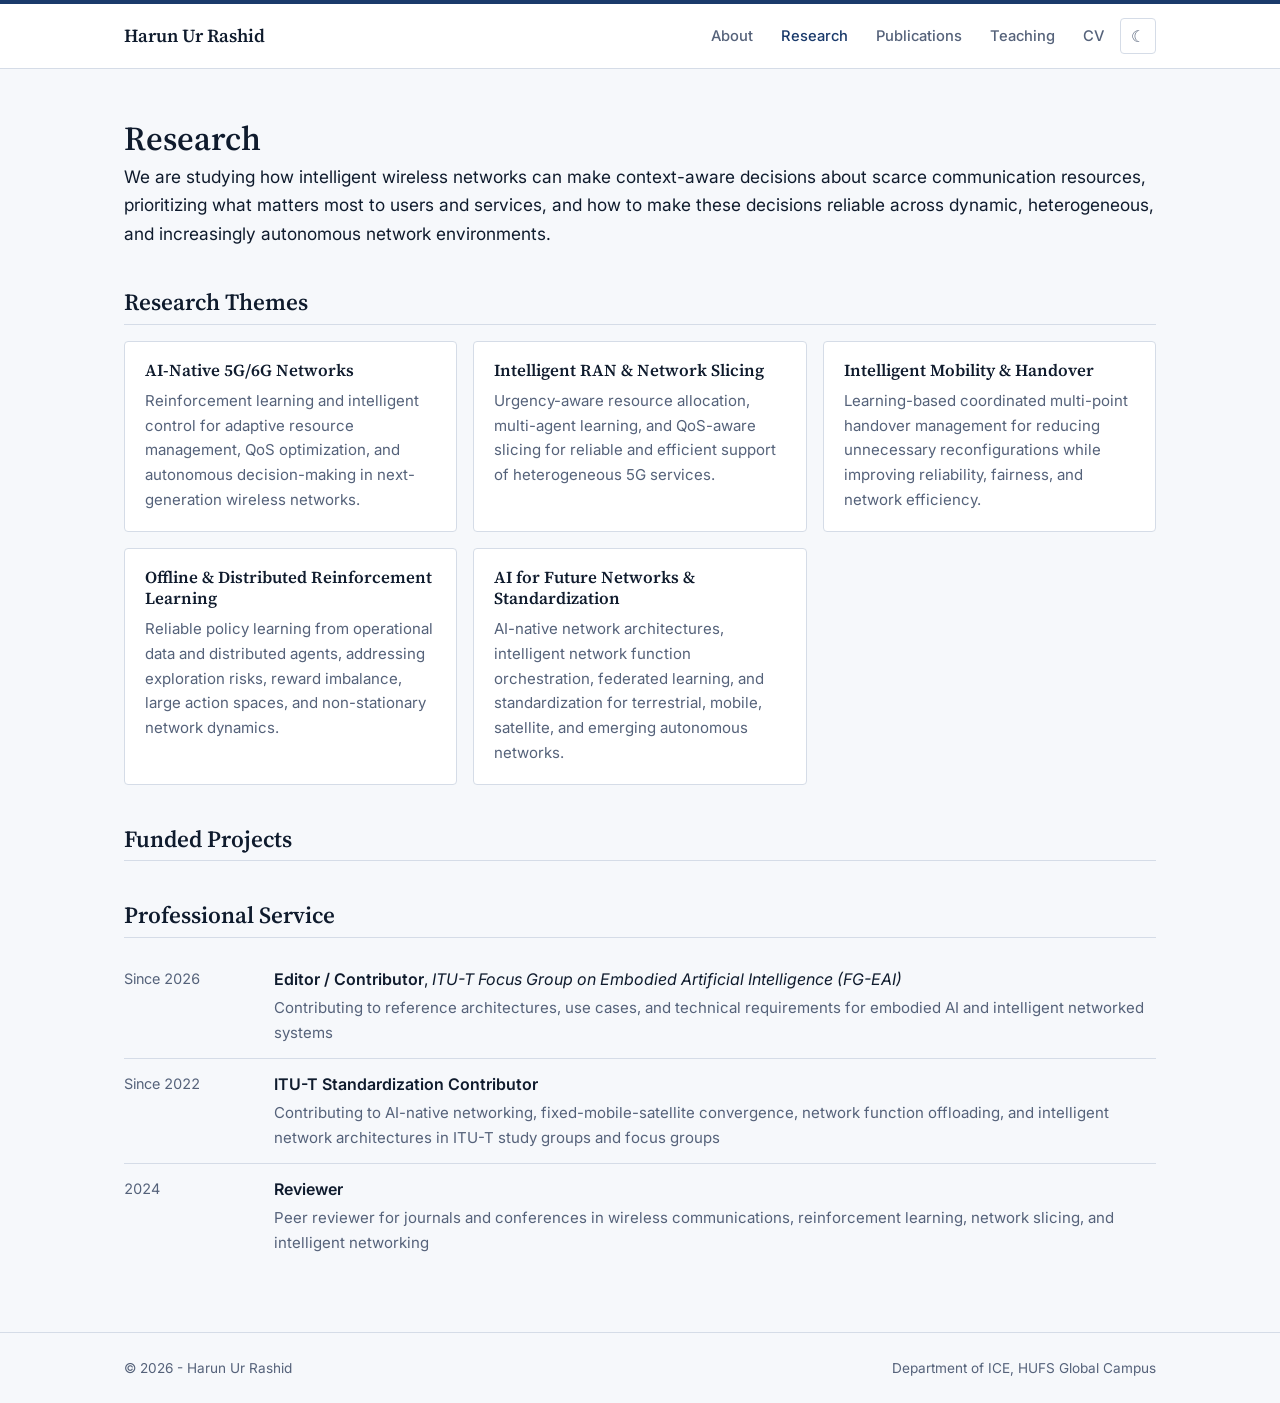
<file: research.html>
<!DOCTYPE html>
<html lang="en">
<head>
  <meta charset="utf-8">
  <meta name="viewport" content="width=device-width, initial-scale=1">
  <title>Research | Harun Ur Rashid</title>
  <meta name="description" content="Research themes, funded projects and professional service of Harun Ur Rashid.">
  <meta name="author" content="Harun Ur Rashid">
  <meta property="og:title" content="Research | Harun Ur Rashid">
  <meta property="og:description" content="Research themes, funded projects and professional service of Harun Ur Rashid.">
  <meta property="og:type" content="website">
  <meta property="og:image" content="assets/img/profile.jpeg">
  <link rel="icon" href="assets/img/favicon.svg" type="image/svg+xml">
  <link rel="preconnect" href="https://fonts.googleapis.com">
  <link rel="preconnect" href="https://fonts.gstatic.com" crossorigin>
  <link href="https://fonts.googleapis.com/css2?family=Inter:wght@400;500;600&family=Source+Serif+4:wght@400;600&display=swap" rel="stylesheet">
  <link rel="stylesheet" href="assets/css/style.css">
</head>
<body>
  <header class="site-header">
    <div class="container header-inner">
      <a class="brand" href="index.html">Harun Ur Rashid</a>
      <button class="nav-toggle" aria-label="Menu" aria-expanded="false">&#9776;</button>
      <nav class="nav" aria-label="Main">
        <a href="index.html">About</a>
        <a href="research.html" aria-current="page">Research</a>
        <a href="publications.html">Publications</a>
        <a href="teaching.html">Teaching</a>
        <a href="cv.html">CV</a>
        <button class="theme-toggle" aria-label="Toggle dark mode"></button>
      </nav>
    </div>
  </header>
  <main>
    <div class="container">
      <h1>Research</h1>
      <p class="lead">We are studying how intelligent wireless networks can make context-aware decisions about scarce communication resources, prioritizing what matters most to users and services, and how to make these decisions reliable across dynamic, heterogeneous, and increasingly autonomous network environments.</p>
      
      <h2>Research Themes</h2>
      <div class="cards">
        <div class="card"><h3>AI-Native 5G/6G Networks</h3><p>Reinforcement learning and intelligent control for adaptive resource management, QoS optimization, and autonomous decision-making in next-generation wireless networks.</p></div>
        <div class="card"><h3>Intelligent RAN &amp; Network Slicing</h3><p>Urgency-aware resource allocation, multi-agent learning, and QoS-aware slicing for reliable and efficient support of heterogeneous 5G services.</p></div>
        <div class="card"><h3>Intelligent Mobility &amp; Handover</h3><p>Learning-based coordinated multi-point handover management for reducing unnecessary reconfigurations while improving reliability, fairness, and network efficiency.</p></div>
        <div class="card"><h3>Offline &amp; Distributed Reinforcement Learning</h3><p>Reliable policy learning from operational data and distributed agents, addressing exploration risks, reward imbalance, large action spaces, and non-stationary network dynamics.</p></div>
        <div class="card"><h3>AI for Future Networks &amp; Standardization</h3><p>AI-native network architectures, intelligent network function orchestration, federated learning, and standardization for terrestrial, mobile, satellite, and emerging autonomous networks.</p></div>
      </div>

      <h2>Funded Projects</h2>
      <ul class="entries">
        <!--
        <li class="entry"><span class="when">2026</span><div class="what"><b>AdımODTÜ Undergraduate Research Project (ADIMODTÜ-2026/9)</b><p>Role: Project Supervisor &middot; 70,000 TL</p></div></li>
        <li class="entry"><span class="when">2026</span><div class="what"><b>AdımODTÜ Undergraduate Research Project (ADIMODTÜ-2026/8)</b><p>Role: Project Supervisor &middot; 50,000 TL</p></div></li>
        <li class="entry"><span class="when">2024</span><div class="what"><b>Enhancing Post-Earthquake Communication Resilience: Integration of UAVs, LoRa Technology and GDPR-Compliant Systems</b><p>International Science Partnerships Fund (ISPF) 935, Engineering &amp; Physical Sciences &middot; &pound;80,000</p></div></li>
        <li class="entry"><span class="when">2023&ndash;2024</span><div class="what"><b>AI Resource Allocation in Mobile-Based V2X Communications</b><p>Qu&eacute;bec Merit Scholarship for Foreign Students (PBEEE) &middot; $35,000</p></div></li>
        <li class="entry"><span class="when">2022</span><div class="what"><b>AI-Enabled CF-Based V2X Communication</b><p>National Research Foundation of Korea (NRF) &middot; $450,000</p></div></li>
        <li class="entry"><span class="when">2020&ndash;2022</span><div class="what"><b>BK21 FOUR Graduate Innovation Project: International Joint Research Project for Graduate Students</b><p>$80,000</p></div></li>
        <li class="entry"><span class="when">2017&ndash;2022</span><div class="what"><b>Basic Science Research Program</b><p>National Research Foundation of Korea (NRF) &middot; $400,000</p></div></li>
        <li class="entry"><span class="when">2017&ndash;2021</span><div class="what"><b>BK21 Plus: SW Human Resource Development Program for Supporting Smart Life</b><p>$100,000</p></div></li>
        -->
      </ul>

      <h2>Professional Service</h2>
      <ul class="entries">
        <li class="entry"><span class="when">Since 2026</span><div class="what"><b>Editor / Contributor</b>, <i>ITU-T Focus Group on Embodied Artificial Intelligence (FG-EAI)</i><p>Contributing to reference architectures, use cases, and technical requirements for embodied AI and intelligent networked systems</p></div></li>
        <li class="entry"><span class="when">Since 2022</span><div class="what"><b>ITU-T Standardization Contributor</b><p>Contributing to AI-native networking, fixed-mobile-satellite convergence, network function offloading, and intelligent network architectures in ITU-T study groups and focus groups</p></div></li>
        <li class="entry"><span class="when">2024</span><div class="what"><b>Reviewer</b><p>Peer reviewer for journals and conferences in wireless communications, reinforcement learning, network slicing, and intelligent networking</p></div></li>
      </ul>
    </div>
  </main>
  <footer class="site-footer">
    <div class="container">
      <span>&copy; 2026 - Harun Ur Rashid</span>
      <span>Department of ICE, HUFS Global Campus</span>
    </div>
  </footer>
  <script src="assets/js/main.js"></script>
</body>
</html>
</file>
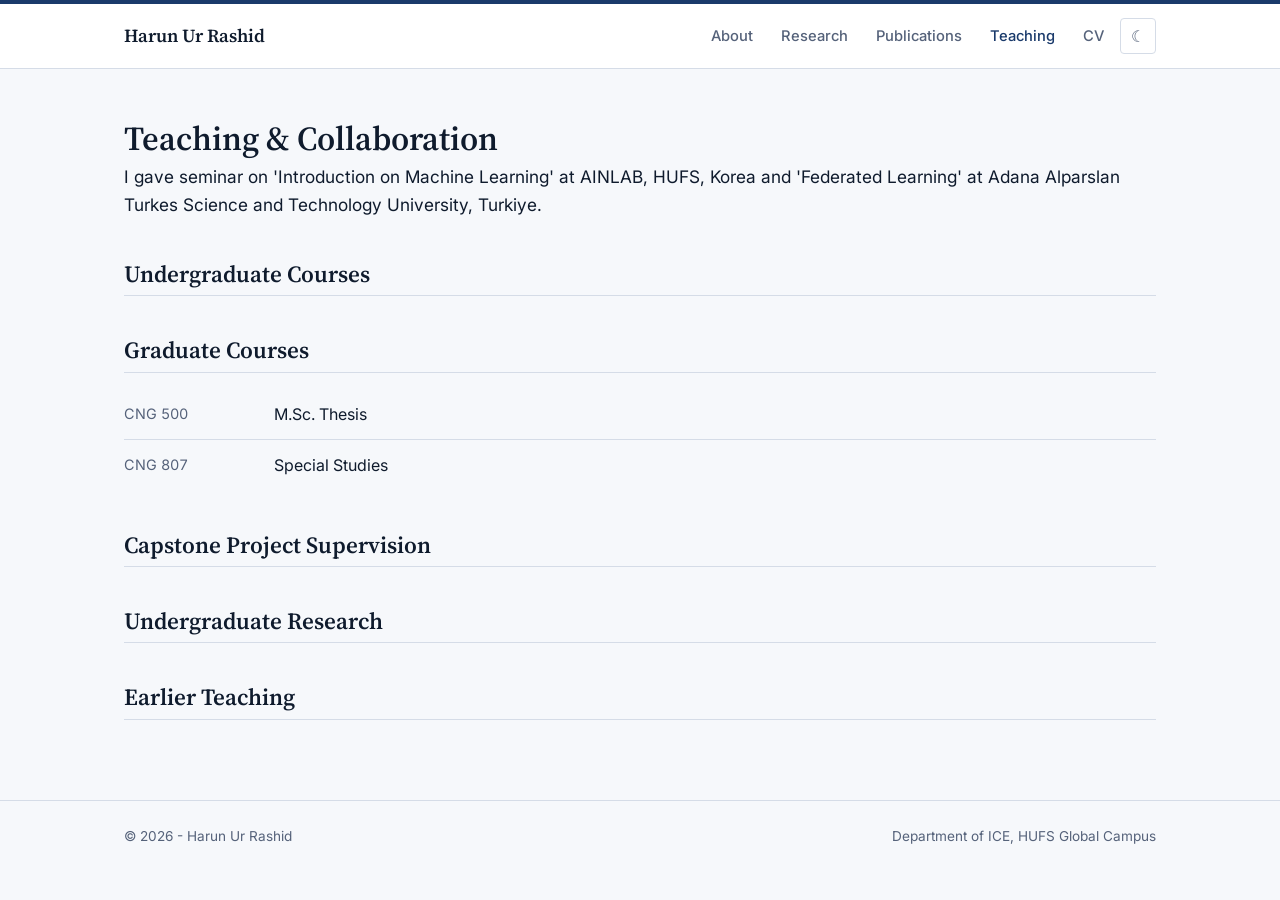
<file: teaching.html>
<!DOCTYPE html>
<html lang="en">
<head>
  <meta charset="utf-8">
  <meta name="viewport" content="width=device-width, initial-scale=1">
  <title>Teaching | Harun Ur Rashid</title>
  <meta name="description" content="Courses taught and student supervision by Harun Ur Rashid at HUFS Global Campus.">
  <meta name="author" content="Harun Ur Rashid">
  <meta property="og:title" content="Teaching | Harun Ur Rashid">
  <meta property="og:description" content="Courses taught and collaborated by Harun Ur Rashid at HUFS Global Campus.">
  <meta property="og:type" content="website">
  <meta property="og:image" content="assets/img/profile.jpeg">
  <link rel="icon" href="assets/img/favicon.svg" type="image/svg+xml">
  <link rel="preconnect" href="https://fonts.googleapis.com">
  <link rel="preconnect" href="https://fonts.gstatic.com" crossorigin>
  <link href="https://fonts.googleapis.com/css2?family=Inter:wght@400;500;600&family=Source+Serif+4:wght@400;600&display=swap" rel="stylesheet">
  <link rel="stylesheet" href="assets/css/style.css">
</head>
<body>
  <header class="site-header">
    <div class="container header-inner">
      <a class="brand" href="index.html">Harun Ur Rashid</a>
      <button class="nav-toggle" aria-label="Menu" aria-expanded="false">&#9776;</button>
      <nav class="nav" aria-label="Main">
        <a href="index.html">About</a>
        <a href="research.html">Research</a>
        <a href="publications.html">Publications</a>
        <a href="teaching.html" aria-current="page">Teaching</a>
        <a href="cv.html">CV</a>
        <button class="theme-toggle" aria-label="Toggle dark mode"></button>
      </nav>
    </div>
  </header>
  <main>
    <div class="container">
      <h1>Teaching &amp; Collaboration</h1>
      <p class="lead">I gave seminar on 'Introduction on Machine Learning' at AINLAB, HUFS, Korea and 'Federated Learning' at Adana Alparslan Turkes Science and Technology University, Turkiye.</p>

      <h2>Undergraduate Courses</h2>
      <ul class="entries">
        <!--
        <li class="entry"><span class="when">CNG 100</span><div class="what">Introduction to Information Technology and Applications</div></li>
        <li class="entry"><span class="when">CNG 111</span><div class="what">Introduction to Computer Engineering Concepts</div></li>
        <li class="entry"><span class="when">CNG 140 / 230</span><div class="what">C Programming / Introduction to C Programming</div></li>
        <li class="entry"><span class="when">CNG 223 / INE 223</span><div class="what">Discrete Computational Structures</div></li>
        <li class="entry"><span class="when">CNG 232 / EEE 248</span><div class="what">Logic Design</div></li>
        <li class="entry"><span class="when">CNG 331 / EEE 445</span><div class="what">Computer Organization / Computer Architecture I</div></li>
        <li class="entry"><span class="when">CNG 476</span><div class="what">System Simulation</div></li>
        <li class="entry"><span class="when">CNG 491 / 492</span><div class="what">Computer Engineering Design I &amp; II</div></li>
        <li class="entry"><span class="when">ESC 491 / 492</span><div class="what">Multidisciplinary Engineering System Design &amp; Implementation</div></li>
        <li class="entry"><span class="when">CNG 300 / 400</span><div class="what">Summer Practice I &amp; II</div></li>
        -->
      </ul>

      <h2>Graduate Courses</h2>
      <ul class="entries">
        <li class="entry"><span class="when">CNG 500</span><div class="what">M.Sc. Thesis</div></li>
        <li class="entry"><span class="when">CNG 807</span><div class="what">Special Studies</div></li>
      </ul>

      <h2>Capstone Project Supervision</h2>
      <!--
      <ul class="entries">
        <li class="entry"><span class="when">Advisor</span><div class="what">Activizer: AI-Guided Laser Camera Footstep Training</div></li>
        <li class="entry"><span class="when">Advisor</span><div class="what">AI-Powered Fitness Coach</div></li>
        <li class="entry"><span class="when">Co-Advisor</span><div class="what">Activity Detection Health Monitoring System</div></li>
        <li class="entry"><span class="when">Co-Advisor</span><div class="what">AI-Powered Solar Energy Optimization</div></li>
        <li class="entry"><span class="when">Co-Advisor</span><div class="what">Multi-Sensor Activity Detection Based Health Monitoring System</div></li>
        -->
      </ul>

      <h2>Undergraduate Research</h2>
      <!--
      <p>Principal supervisor of two accepted AdımODTÜ undergraduate research projects (ADIMODTÜ-2026/8 and ADIMODTÜ-2026/9).</p>
      -->

      <h2>Earlier Teaching</h2>
      <!--
      <p>Teaching Assistant at Kyungpook National University (2017&ndash;2022) for Network Programming, Advanced Computer Networks and Internet of Things; co-supervised electrical engineering semester projects at COMSATS (2016&ndash;2017).</p>
      -->
    </div>
  </main>
  <footer class="site-footer">
    <div class="container">
      <span>&copy; 2026 - Harun Ur Rashid</span>
      <span>Department of ICE, HUFS Global Campus</span>
    </div>
  </footer>
  <script src="assets/js/main.js"></script>
</body>
</html>
</file>
<file: assets/css/style.css>
/* ==========================================================================
   Academic personal website — Harun Ur Rashid
   Plain CSS, no build step. Colours are defined once as tokens below.
   ========================================================================== */
:root {
  --bg: #f6f8fb;
  --surface: #ffffff;
  --text: #0f1b2d;
  --muted: #55627a;
  --rule: #d5dce7;
  --accent: #1a3a6b;        /* deep navy */
  --accent-soft: #e6edf7;
  --on-accent: #ffffff;     /* text on accent backgrounds */
  --link: #1f5fb8;          /* brighter blue, distinct from navy accent */
  --header-bg: #ffffff;
  --serif: "Source Serif 4", "Georgia", "Times New Roman", serif;
  --sans: "Inter", -apple-system, "Segoe UI", Roboto, "Helvetica Neue", Arial, sans-serif;
  --maxw: 1080px;
}

@media (prefers-color-scheme: dark) {
  :root:not([data-theme="light"]) {
    --bg: #0b1220;
    --surface: #111a2e;
    --text: #e3e8f2;
    --muted: #9aa7bd;
    --rule: #22304a;
    --accent: #6ea8ff;
    --accent-soft: #16233d;
    --on-accent: #0b1220;
    --link: #8fbaff;
    --header-bg: #0f1729;
  }
}
:root[data-theme="dark"] {
  --bg: #0b1220;
  --surface: #111a2e;
  --text: #e3e8f2;
  --muted: #9aa7bd;
  --rule: #22304a;
  --accent: #6ea8ff;
  --accent-soft: #16233d;
  --on-accent: #0b1220;
  --link: #8fbaff;
  --header-bg: #0f1729;
}

* { box-sizing: border-box; }
html { scroll-behavior: smooth; -webkit-text-size-adjust: 100%; }
body {
  margin: 0;
  background: var(--bg);
  color: var(--text);
  font-family: var(--sans);
  font-size: 16px;
  line-height: 1.65;
}
img { max-width: 100%; display: block; }
a { color: var(--link); text-decoration: none; }
a:hover { text-decoration: underline; }
h1, h2, h3 { font-family: var(--serif); font-weight: 600; line-height: 1.25; color: var(--text); }
h1 { font-size: 2.1rem; margin: 0 0 .25rem; }
h2 {
  font-size: 1.45rem;
  margin: 2.5rem 0 1rem;
  padding-bottom: .4rem;
  border-bottom: 1px solid var(--rule);
}
h2:first-child { margin-top: 0; }
h3 { font-size: 1.1rem; margin: 1.6rem 0 .5rem; }
p { margin: 0 0 1rem; }
.muted { color: var(--muted); }
.container { max-width: var(--maxw); margin: 0 auto; padding: 0 24px; }

/* ---------- Header ---------- */
.site-header {
  background: var(--header-bg);
  border-top: 4px solid var(--accent);
  border-bottom: 1px solid var(--rule);
  position: sticky; top: 0; z-index: 10;
}
.header-inner {
  display: flex; align-items: center; justify-content: space-between;
  gap: 16px; min-height: 64px;
}
.brand { font-family: var(--serif); font-size: 1.15rem; font-weight: 600; color: var(--text); }
.brand:hover { text-decoration: none; color: var(--accent); }
.nav { display: flex; align-items: center; gap: 4px; }
.nav a {
  color: var(--muted); font-size: .92rem; font-weight: 500;
  padding: 8px 12px; border-radius: 4px;
}
.nav a:hover { color: var(--text); background: var(--accent-soft); text-decoration: none; }
.nav a[aria-current="page"] { color: var(--accent); }
.theme-toggle, .nav-toggle {
  background: none; border: 1px solid var(--rule); color: var(--muted);
  border-radius: 4px; width: 36px; height: 36px; cursor: pointer; font-size: 1rem;
  display: inline-flex; align-items: center; justify-content: center;
}
.theme-toggle:hover, .nav-toggle:hover { color: var(--text); }
.nav-toggle { display: none; }

@media (max-width: 820px) {
  .nav-toggle { display: inline-flex; }
  .nav {
    display: none; position: absolute; left: 0; right: 0; top: 100%;
    flex-direction: column; align-items: stretch;
    background: var(--header-bg); border-bottom: 1px solid var(--rule);
    padding: 8px 16px 16px;
  }
  .nav.open { display: flex; }
  .nav a { padding: 10px 8px; }
  .theme-toggle { align-self: flex-start; margin-top: 6px; }
}

/* ---------- Layout ---------- */
main { padding: 48px 0 64px; }
.layout { display: grid; grid-template-columns: 260px 1fr; gap: 56px; }
@media (max-width: 820px) {
  main { padding: 32px 0 48px; }
  .container { padding: 0 16px; }
  .layout { grid-template-columns: 1fr; gap: 32px; }
}

/* ---------- Profile sidebar ---------- */
.profile { position: sticky; top: 96px; align-self: start; }
.profile img {
  width: 100%; max-width: 220px; aspect-ratio: 413 / 531; object-fit: cover;
  border-radius: 4px; border: 1px solid var(--rule);
}
.profile .name { font-family: var(--serif); font-size: 1.3rem; font-weight: 600; margin: 16px 0 4px; }
.profile .role { color: var(--muted); font-size: .93rem; line-height: 1.5; margin-bottom: 16px; }
.profile ul { list-style: none; padding: 0; margin: 0; font-size: .92rem; }
.profile li { display: flex; gap: 10px; align-items: flex-start; padding: 5px 0; }
.profile li svg { flex: 0 0 16px; margin-top: 4px; color: var(--muted); }
.profile li a { word-break: break-word; }
@media (max-width: 820px) {
  .profile { position: static; display: grid; grid-template-columns: 120px 1fr; gap: 0 20px; }
  .profile img { grid-row: span 3; }
  .profile .name { margin-top: 0; }
  .profile ul { grid-column: 1 / -1; margin-top: 16px; }
}

/* ---------- Content blocks ---------- */
.lead { font-size: 1.08rem; }
.tags { display: flex; flex-wrap: wrap; gap: 8px; margin: 0 0 1rem; padding: 0; list-style: none; }
.tags li {
  font-size: .85rem; padding: 4px 12px; border-radius: 999px;
  background: var(--accent-soft); color: var(--accent); font-weight: 500;
}
.stats { display: grid; grid-template-columns: repeat(4, 1fr); gap: 12px; margin: 1.5rem 0; }
.stat { border: 1px solid var(--rule); background: var(--surface); padding: 14px 16px; border-radius: 4px; }
.stat b { display: block; font-family: var(--serif); font-size: 1.6rem; color: var(--accent); line-height: 1.2; }
.stat span { font-size: .82rem; color: var(--muted); }
@media (max-width: 560px) { .stats { grid-template-columns: repeat(2, 1fr); } }

.news { list-style: none; padding: 0; margin: 0; }
.news li { display: grid; grid-template-columns: 90px 1fr; gap: 16px; padding: 10px 0; border-bottom: 1px dashed var(--rule); }
.news li:last-child { border-bottom: 0; }
.news time { color: var(--muted); font-size: .88rem; font-variant-numeric: tabular-nums; }

/* Timeline / CV entries */
.entries { list-style: none; padding: 0; margin: 0; }
.entry { display: grid; grid-template-columns: 130px 1fr; gap: 20px; padding: 12px 0; border-bottom: 1px solid var(--rule); }
.entry:last-child { border-bottom: 0; }
.entry .when { color: var(--muted); font-size: .9rem; font-variant-numeric: tabular-nums; padding-top: 1px; }
.entry .what b { font-weight: 600; }
.entry .what p, .entry .what ul { margin: 4px 0 0; color: var(--muted); font-size: .94rem; }
.entry .what ul { padding-left: 18px; }
@media (max-width: 560px) { .entry { grid-template-columns: 1fr; gap: 2px; } }

/* ---------- Publications ---------- */
.pub-tools { display: flex; flex-wrap: wrap; gap: 10px; align-items: center; margin-bottom: 1.5rem; }
.pub-tools input[type="search"] {
  flex: 1 1 240px; padding: 9px 12px; font: inherit; font-size: .93rem;
  border: 1px solid var(--rule); border-radius: 4px; background: var(--surface); color: var(--text);
}
.pub-tools input[type="search"]:focus { outline: 2px solid var(--accent); outline-offset: -1px; }
.filter { display: inline-flex; border: 1px solid var(--rule); border-radius: 4px; overflow: hidden; }
.filter button {
  font: inherit; font-size: .88rem; padding: 8px 14px; border: 0; cursor: pointer;
  background: var(--surface); color: var(--muted);
}
.filter button + button { border-left: 1px solid var(--rule); }
.filter button[aria-pressed="true"] { background: var(--accent); color: var(--on-accent); }
.pub-count { font-size: .88rem; color: var(--muted); }

.year-group h3 { font-family: var(--sans); font-size: .95rem; color: var(--accent); letter-spacing: .04em; margin: 1.8rem 0 .4rem; }
.pubs { list-style: none; padding: 0; margin: 0; }
.pub { padding: 12px 0 12px 16px; border-left: 2px solid var(--rule); margin-bottom: 8px; }
.pub:hover { border-left-color: var(--accent); }
.pub .title { font-family: var(--serif); font-size: 1.04rem; font-weight: 600; display: block; }
.pub .authors { font-size: .92rem; }
.pub .authors strong { color: var(--text); }
.pub .venue { font-size: .92rem; color: var(--muted); font-style: italic; }
.pub .meta { margin-top: 4px; display: flex; gap: 8px; flex-wrap: wrap; }
.badge {
  font-size: .72rem; font-weight: 600; letter-spacing: .04em; text-transform: uppercase;
  padding: 2px 8px; border-radius: 3px; border: 1px solid var(--rule); color: var(--muted);
}
.badge.j { color: var(--accent); border-color: var(--accent); }
.badge a { color: inherit; }
.hidden { display: none !important; }

/* ---------- Cards ---------- */
.cards { display: grid; grid-template-columns: repeat(auto-fill, minmax(280px, 1fr)); gap: 16px; }
.card { border: 1px solid var(--rule); background: var(--surface); border-radius: 4px; padding: 18px 20px; }
.card h3 { margin-top: 0; font-size: 1.05rem; }
.card p { font-size: .94rem; color: var(--muted); margin: 0; }
.card .amount { display: inline-block; margin-top: 10px; font-size: .85rem; font-weight: 600; color: var(--accent); }

.btn {
  display: inline-flex; align-items: center; gap: 8px; padding: 10px 18px; border-radius: 4px;
  background: var(--accent); color: var(--on-accent); font-weight: 500; font-size: .93rem;
}
.btn:hover { text-decoration: none; opacity: .92; }
.btn.outline { background: transparent; color: var(--accent); border: 1px solid var(--accent); }
.btn-row { display: flex; gap: 12px; flex-wrap: wrap; margin: 1rem 0 2rem; }

/* ---------- Footer ---------- */
.site-footer { border-top: 1px solid var(--rule); padding: 24px 0; font-size: .85rem; color: var(--muted); }
.site-footer .container { display: flex; justify-content: space-between; gap: 16px; flex-wrap: wrap; }

@media print {
  .site-header, .site-footer, .pub-tools, .theme-toggle { display: none !important; }
  body { background: #fff; color: #000; }
  .layout { grid-template-columns: 1fr; }
  .profile { position: static; }
}
</file>
